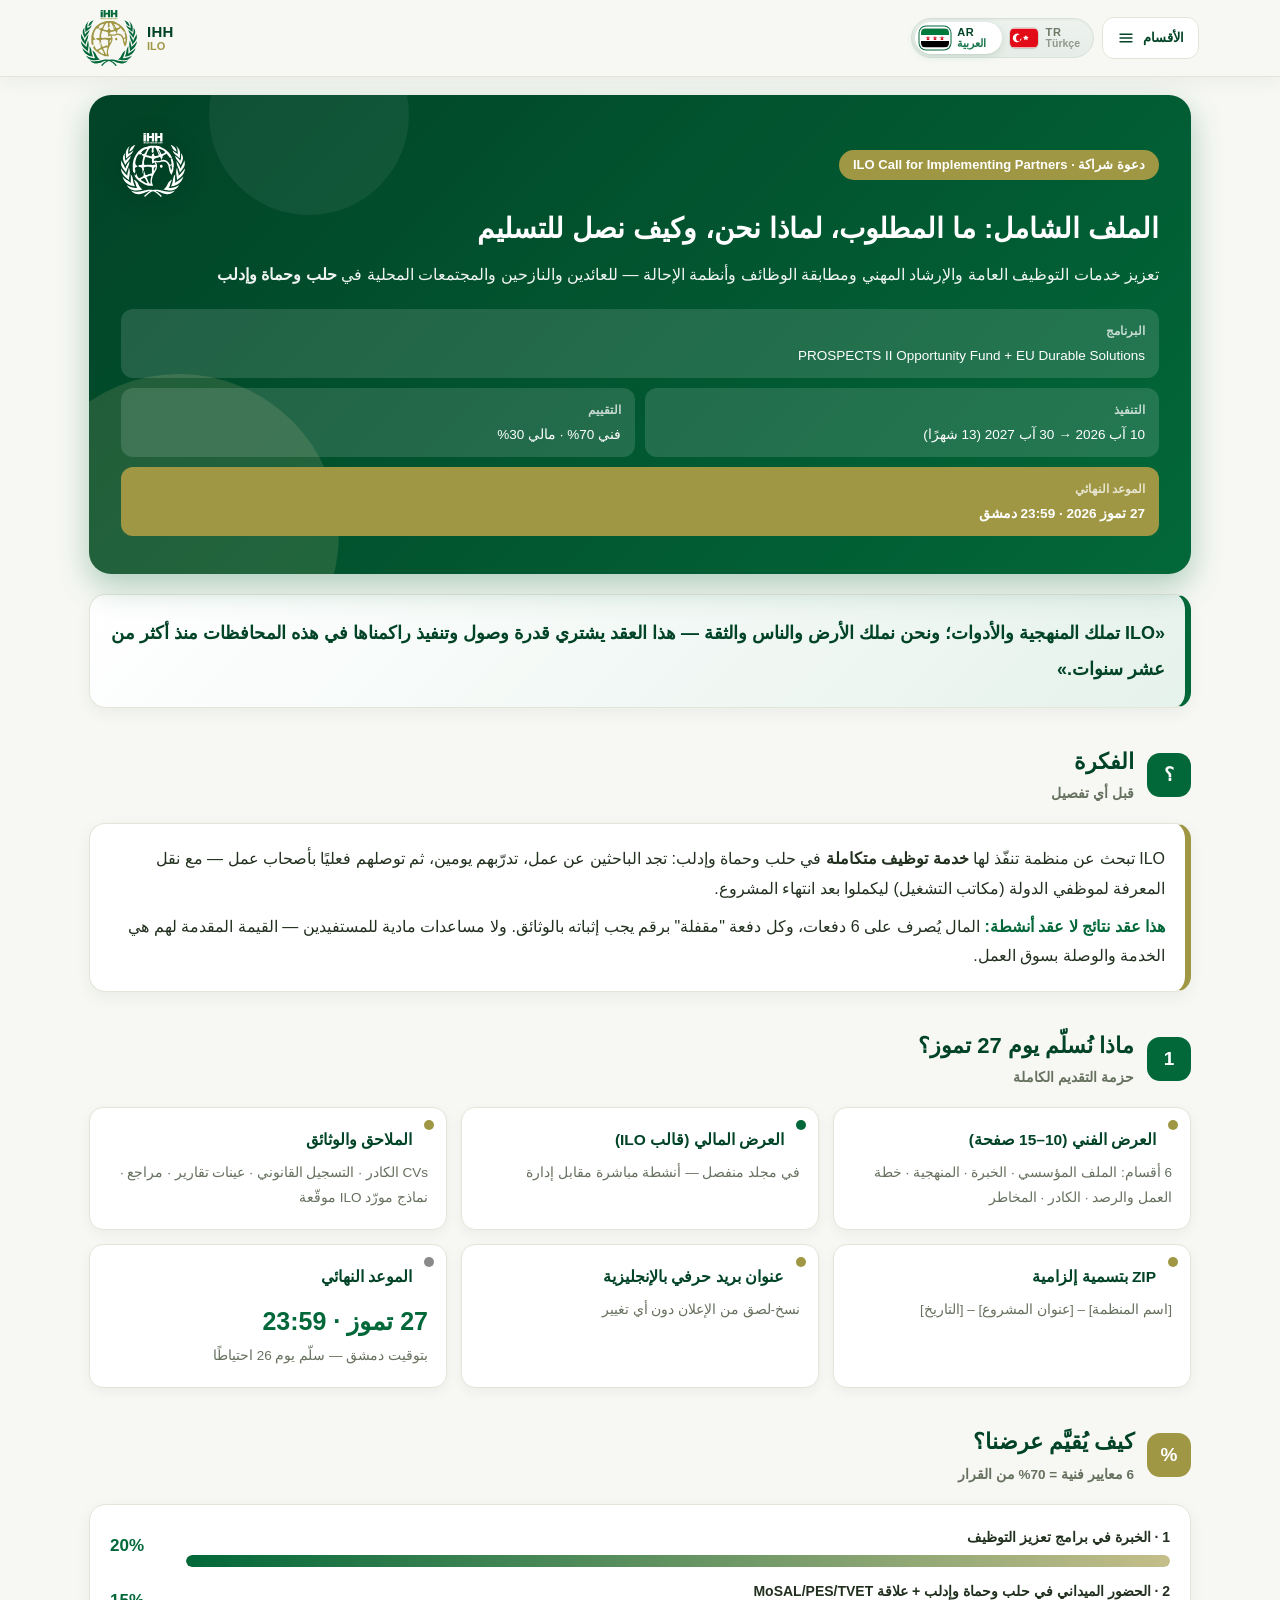
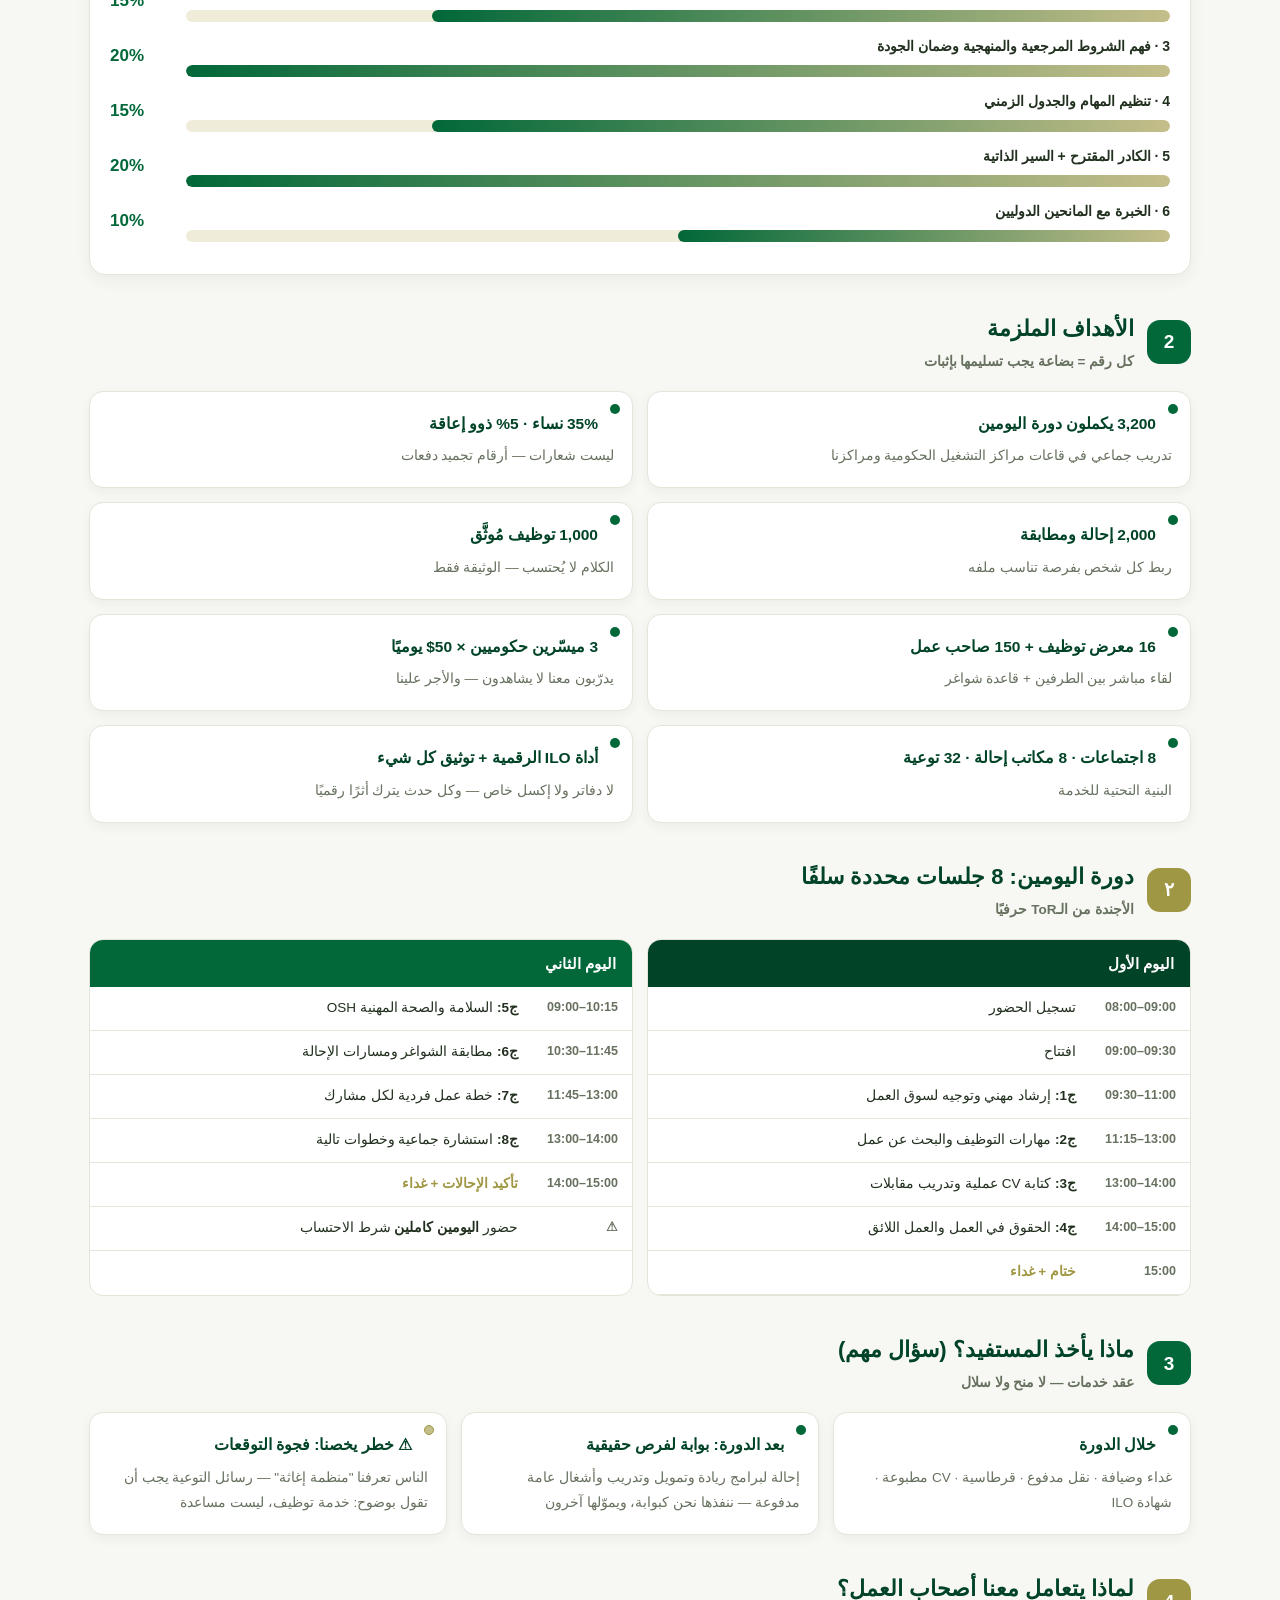
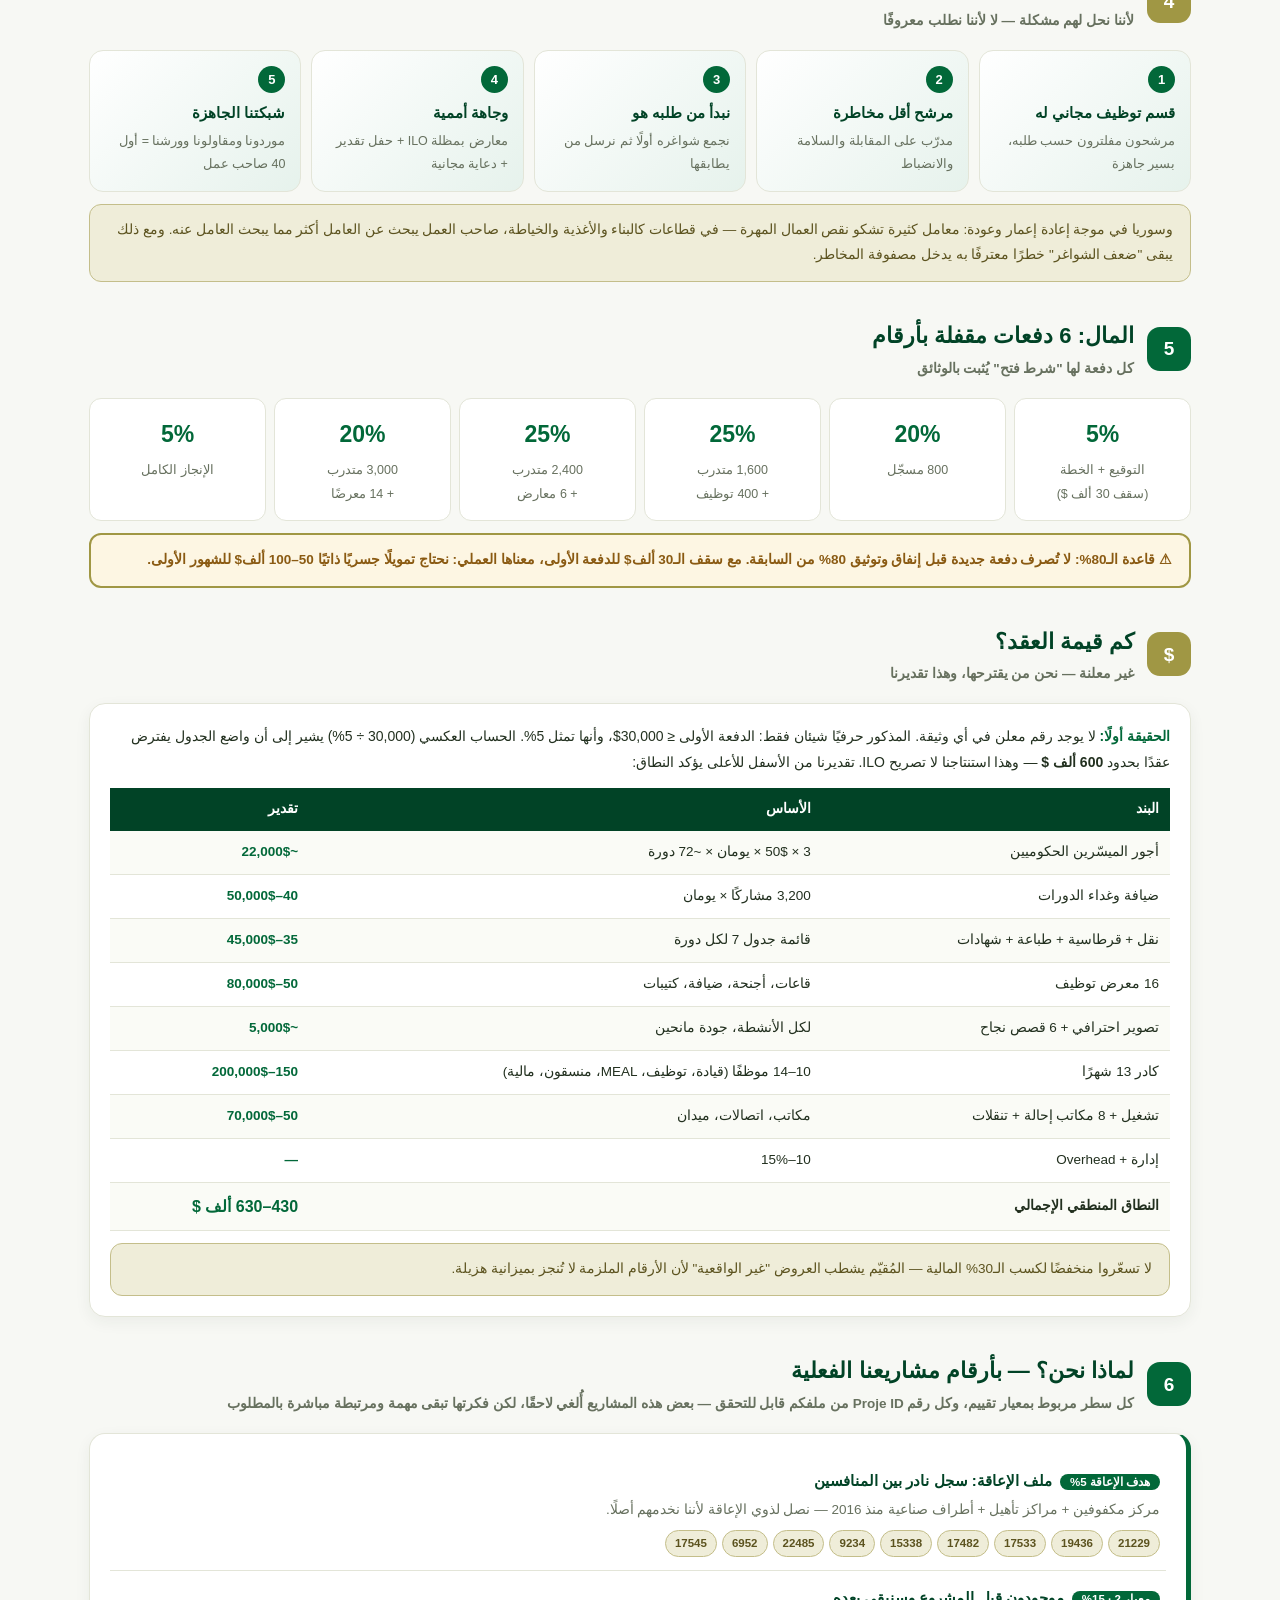
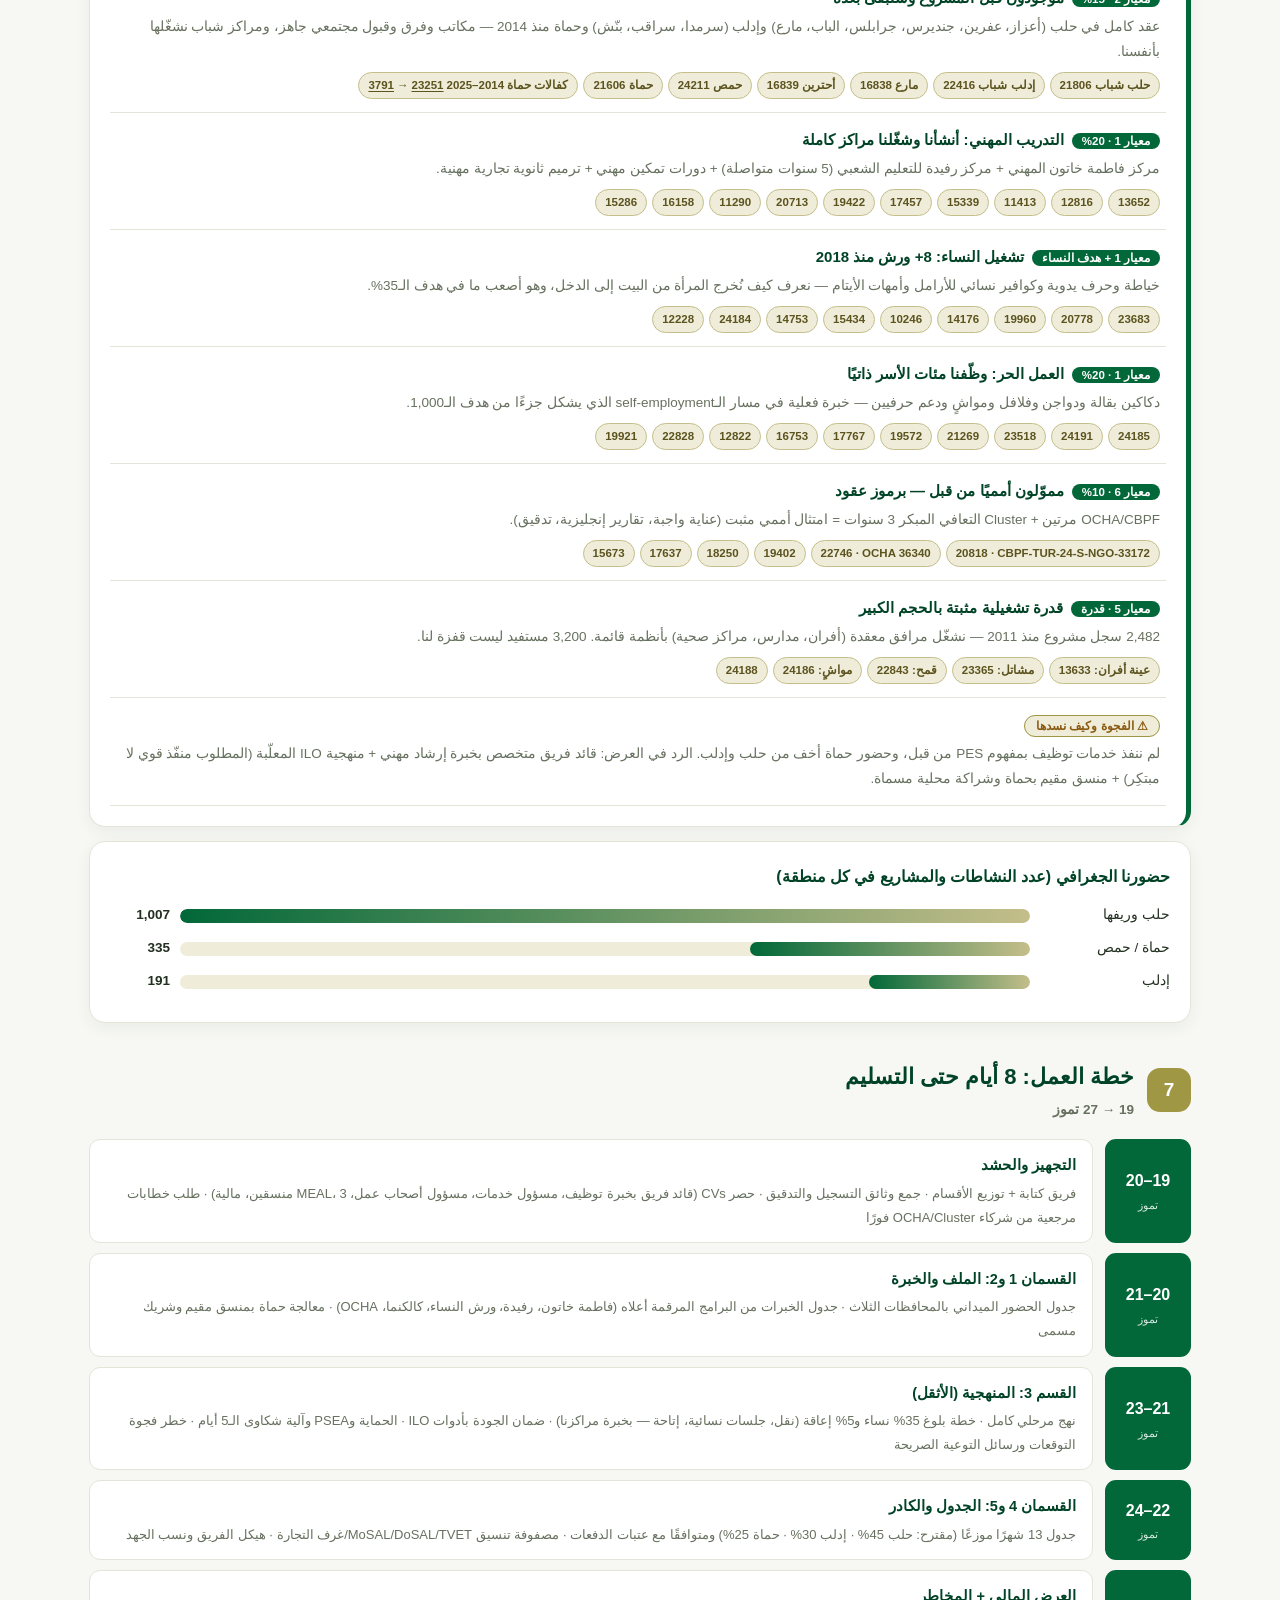
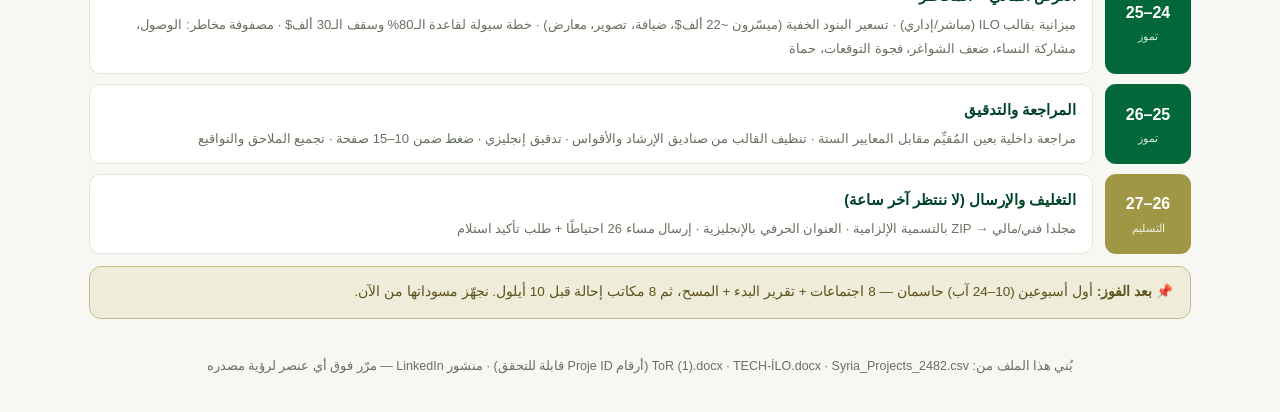
<file: index.html>
<!DOCTYPE html>
<html lang="ar" dir="rtl">
<head>
<meta charset="UTF-8">
<meta name="viewport" content="width=device-width, initial-scale=1.0">
<title>ILO – الملف الشامل: المطلوب، لماذا نحن، وخطة العمل</title>

<!-- Link-preview metadata stays Turkish for social crawlers (do not rely on JS). -->
<meta name="description" content="IHH — ILO uygulama ortağı çağrısı: Halep, Hama ve İdlib'de kamu istihdam hizmetleri, kariyer rehberliği, iş eşleştirme ve yönlendirme sistemlerinin güçlendirilmesi. PROSPECTS II Opportunity Fund + EU Durable Solutions.">
<meta name="author" content="IHH">
<meta name="theme-color" content="#014326">
<link rel="canonical" href="https://alhasann.github.io/ihh/">
<link rel="icon" href="Circle_tr.svg" type="image/svg+xml">
<link rel="apple-touch-icon" href="meta.png?v=20260720a">

<meta property="og:type" content="website">
<meta property="og:site_name" content="IHH">
<meta property="og:locale" content="tr_TR">
<meta property="og:url" content="https://alhasann.github.io/ihh/">
<meta property="og:title" content="IHH · ILO Ortaklık Dosyası — İstihdam Hizmetleri">
<meta property="og:description" content="Halep, Hama ve İdlib'de geri dönenler, yerinden edilmişler ve yerel topluluklar için kamu istihdam hizmetleri, kariyer rehberliği, iş eşleştirme ve yönlendirme. Uygulama: 10 Ağustos 2026 – 30 Ağustos 2027.">
<!-- Cache-bust query forces Telegram/WhatsApp to refetch a new preview image -->
<meta property="og:image" content="https://alhasann.github.io/ihh/meta.png?v=20260720a">
<meta property="og:image:secure_url" content="https://alhasann.github.io/ihh/meta.png?v=20260720a">
<meta property="og:image:type" content="image/png">
<meta property="og:image:width" content="1024">
<meta property="og:image:height" content="344">
<meta property="og:image:alt" content="IHH — İnsani Yardım Vakfı">

<meta name="twitter:card" content="summary_large_image">
<meta name="twitter:title" content="IHH · ILO Ortaklık Dosyası — İstihdam Hizmetleri">
<meta name="twitter:description" content="Halep, Hama ve İdlib'de kamu istihdam hizmetleri, kariyer rehberliği, iş eşleştirme ve yönlendirme sistemlerinin güçlendirilmesi.">
<meta name="twitter:image" content="https://alhasann.github.io/ihh/meta.png?v=20260720a">
<meta name="twitter:image:alt" content="IHH — İnsani Yardım Vakfı">

<link rel="stylesheet" href="css/style.css">
</head>
<body>
<nav class="site-nav" id="site-nav" dir="ltr" data-i18n-aria="nav.aria" aria-label="التنقل بين الأقسام">
  <div class="site-nav-inner" dir="ltr">
    <a href="#top" class="nav-brand">
      <img src="Circle_tr.svg" width="56" height="56" alt="IHH" class="nav-logo">
      <span class="nav-brand-text"><b>IHH</b><small>ILO</small></span>
    </a>

    <div class="nav-tools">
      <div class="lang-switch" data-lang-switch role="group" aria-label="اختيار اللغة">
        <button type="button" class="lang-btn active" data-lang="ar" aria-pressed="true" title="العربية">
          <span class="lang-flag-wrap" aria-hidden="true">
            <img class="lang-flag" src="flags/sy.svg?v=4" width="34" height="24" alt="">
          </span>
          <span class="lang-meta">
            <span class="lang-code">AR</span>
            <span class="lang-label" data-i18n="lang.ar">العربية</span>
          </span>
        </button>
        <button type="button" class="lang-btn" data-lang="tr" aria-pressed="false" title="Türkçe">
          <span class="lang-flag-wrap" aria-hidden="true">
            <img class="lang-flag" src="flags/tr.svg?v=4" width="34" height="24" alt="">
          </span>
          <span class="lang-meta">
            <span class="lang-code">TR</span>
            <span class="lang-label" data-i18n="lang.tr">Türkçe</span>
          </span>
        </button>
      </div>

      <button type="button" class="nav-toggle" id="nav-toggle" aria-expanded="false" aria-controls="nav-panel" data-i18n-aria="nav.sections" aria-label="الأقسام">
        <svg class="nav-toggle-ico" width="18" height="18" viewBox="0 0 24 24" fill="none" stroke="currentColor" stroke-width="1.75" stroke-linecap="round" aria-hidden="true"><path d="M4 7h16M4 12h16M4 17h16"/></svg>
        <span class="nav-toggle-label" data-i18n="nav.sections">الأقسام</span>
      </button>
    </div>

    <div class="nav-panel" id="nav-panel">
      <div class="nav-panel-head">
        <span data-i18n="nav.sections">الأقسام</span>
      </div>
      <div class="nav-links" role="navigation">
        <a class="nav-link" href="#idea"><span class="nav-ico" aria-hidden="true"><svg width="18" height="18" viewBox="0 0 24 24" fill="none" stroke="currentColor" stroke-width="1.75" stroke-linecap="round" stroke-linejoin="round"><path d="M9 18h6M10 21h4"/><path d="M8.5 14.5A5.5 5.5 0 1 1 15.5 8 4.5 4.5 0 0 0 12 4a5.5 5.5 0 0 0-3.5 10.5V14.5z"/></svg></span><span data-i18n="nav.idea">الفكرة</span></a>
        <a class="nav-link" href="#submit"><span class="nav-ico" aria-hidden="true"><svg width="18" height="18" viewBox="0 0 24 24" fill="none" stroke="currentColor" stroke-width="1.75" stroke-linecap="round" stroke-linejoin="round"><path d="M22 2 11 13"/><path d="M22 2l-7 20-4-9-9-4 20-7z"/></svg></span><span data-i18n="nav.submit">التسليم</span></a>
        <a class="nav-link" href="#eval"><span class="nav-ico" aria-hidden="true"><svg width="18" height="18" viewBox="0 0 24 24" fill="none" stroke="currentColor" stroke-width="1.75" stroke-linecap="round" stroke-linejoin="round"><path d="M4 20V10M10 20V4M16 20v-7M22 20V8"/></svg></span><span data-i18n="nav.eval">التقييم</span></a>
        <a class="nav-link" href="#targets"><span class="nav-ico" aria-hidden="true"><svg width="18" height="18" viewBox="0 0 24 24" fill="none" stroke="currentColor" stroke-width="1.75" stroke-linecap="round" stroke-linejoin="round"><path d="M12 3v3M12 18v3M3 12h3M18 12h3"/><path d="M12 8a4 4 0 1 1 0 8 4 4 0 0 1 0-8z"/><path d="M12 11v2h2"/></svg></span><span data-i18n="nav.targets">الأهداف</span></a>
        <a class="nav-link" href="#agenda"><span class="nav-ico" aria-hidden="true"><svg width="18" height="18" viewBox="0 0 24 24" fill="none" stroke="currentColor" stroke-width="1.75" stroke-linecap="round" stroke-linejoin="round"><path d="M7 3v3M17 3v3M4 8h16"/><path d="M5 5h14a1 1 0 0 1 1 1v14a1 1 0 0 1-1 1H5a1 1 0 0 1-1-1V6a1 1 0 0 1 1-1z"/></svg></span><span data-i18n="nav.agenda">الدورة</span></a>
        <a class="nav-link" href="#benefit"><span class="nav-ico" aria-hidden="true"><svg width="18" height="18" viewBox="0 0 24 24" fill="none" stroke="currentColor" stroke-width="1.75" stroke-linecap="round" stroke-linejoin="round"><path d="M20 21a8 8 0 0 0-16 0"/><path d="M12 13a4 4 0 1 0 0-8 4 4 0 0 0 0 8z"/></svg></span><span data-i18n="nav.benefit">المستفيد</span></a>
        <a class="nav-link" href="#employers"><span class="nav-ico" aria-hidden="true"><svg width="18" height="18" viewBox="0 0 24 24" fill="none" stroke="currentColor" stroke-width="1.75" stroke-linecap="round" stroke-linejoin="round"><path d="M3 21h18M6 21V8l6-4 6 4v13M10 21v-5h4v5"/></svg></span><span data-i18n="nav.employers">أصحاب العمل</span></a>
        <a class="nav-link" href="#payments"><span class="nav-ico" aria-hidden="true"><svg width="18" height="18" viewBox="0 0 24 24" fill="none" stroke="currentColor" stroke-width="1.75" stroke-linecap="round" stroke-linejoin="round"><path d="M3 7h18v10H3z"/><path d="M3 10h18M7 15h3"/></svg></span><span data-i18n="nav.payments">الدفعات</span></a>
        <a class="nav-link" href="#budget"><span class="nav-ico" aria-hidden="true"><svg width="18" height="18" viewBox="0 0 24 24" fill="none" stroke="currentColor" stroke-width="1.75" stroke-linecap="round" stroke-linejoin="round"><path d="M12 2v20"/><path d="M17 6.5c0-1.9-2.2-3.5-5-3.5S7 4.6 7 6.5 9.2 10 12 10s5 1.6 5 3.5-2.2 3.5-5 3.5-5-1.6-5-3.5"/></svg></span><span data-i18n="nav.budget">القيمة</span></a>
        <a class="nav-link" href="#why"><span class="nav-ico" aria-hidden="true"><svg width="18" height="18" viewBox="0 0 24 24" fill="none" stroke="currentColor" stroke-width="1.75" stroke-linecap="round" stroke-linejoin="round"><path d="m12 3 2.2 5.4L20 9.2l-4.4 3.7L16.8 19 12 15.8 7.2 19l1.2-6.1L4 9.2l5.8-.8L12 3z"/></svg></span><span data-i18n="nav.why">لماذا نحن</span></a>
        <a class="nav-link" href="#plan"><span class="nav-ico" aria-hidden="true"><svg width="18" height="18" viewBox="0 0 24 24" fill="none" stroke="currentColor" stroke-width="1.75" stroke-linecap="round" stroke-linejoin="round"><path d="M9 11.5 11 13.5 16 8.5"/><path d="M5 4h11a1 1 0 0 1 1 1v14a1 1 0 0 1-1 1H5a1 1 0 0 1-1-1V5a1 1 0 0 1 1-1z"/></svg></span><span data-i18n="nav.plan">الخطة</span></a>
      </div>
    </div>
  </div>
</nav>

<div class="wrap" id="top">

  <header class="hero">
    <div class="hero-top">
      <span class="badge" data-i18n="hero.badge">دعوة شراكة · ILO Call for Implementing Partners</span>
      <img class="hero-logo" src="Circle_tr.svg" width="64" height="64" alt="IHH">
    </div>
    <h1 data-i18n="hero.h1">الملف الشامل: ما المطلوب، لماذا نحن، وكيف نصل للتسليم</h1>
    <p data-i18n-html="hero.lead">تعزيز خدمات التوظيف العامة والإرشاد المهني ومطابقة الوظائف وأنظمة الإحالة — للعائدين والنازحين والمجتمعات المحلية في <b>حلب وحماة وإدلب</b></p>
    <div class="metarow">
      <div class="chip chip-program"><b data-i18n="chip.program.label">البرنامج</b><span data-i18n="chip.program.value">PROSPECTS II Opportunity Fund + EU Durable Solutions</span></div>
      <div class="chip"><b data-i18n="chip.impl.label">التنفيذ</b><span data-i18n="chip.impl.value">10 آب 2026 → 30 آب 2027 (13 شهرًا)</span></div>
      <div class="chip"><b data-i18n="chip.eval.label">التقييم</b><span data-i18n="chip.eval.value">فني 70% · مالي 30%</span></div>
      <div class="chip dl chip-deadline"><b data-i18n="chip.deadline.label">الموعد النهائي</b><span data-i18n="chip.deadline.value">27 تموز 2026 · 23:59 دمشق</span></div>
    </div>
  </header>

  <div class="card quote-card">
    <p style="font-size:18px;font-weight:800;color:var(--pd);line-height:2" data-i18n="quote">«ILO تملك المنهجية والأدوات؛ ونحن نملك الأرض والناس والثقة — هذا العقد يشتري قدرة وصول وتنفيذ راكمناها في هذه المحافظات منذ أكثر من عشر سنوات.»</p>
  </div>

  <section id="idea">
    <div class="sec-head"><div class="sec-num">؟</div><div><h2 data-i18n="s1.h2">الفكرة</h2><span data-i18n="s1.sub">قبل أي تفصيل</span></div></div>
    <div class="card" style="border-inline-start:6px solid var(--g)">
      <p data-i18n-html="s1.p1">ILO تبحث عن منظمة تنفّذ لها <b>خدمة توظيف متكاملة</b> في حلب وحماة وإدلب: تجد الباحثين عن عمل، تدرّبهم يومين، ثم توصلهم فعليًا بأصحاب عمل — مع نقل المعرفة لموظفي الدولة (مكاتب التشغيل) ليكملوا بعد انتهاء المشروع.</p>
      <p style="margin-top:8px" data-i18n-html="s1.p2"><b style="color:var(--p)">هذا عقد نتائج لا عقد أنشطة:</b> المال يُصرف على 6 دفعات، وكل دفعة "مقفلة" برقم يجب إثباته بالوثائق. ولا مساعدات مادية للمستفيدين — القيمة المقدمة لهم هي الخدمة والوصلة بسوق العمل.</p>
    </div>
  </section>

  <section id="submit">
    <div class="sec-head"><div class="sec-num">1</div><div><h2 data-i18n="s2.h2">ماذا نُسلّم يوم 27 تموز؟</h2><span data-i18n="s2.sub">حزمة التقديم الكاملة</span></div></div>
    <div class="grid g3">
      <div class="item f-tpl" data-i18n-tip="s2.i1.tip"><span class="src-dot"></span><h3 data-i18n="s2.i1.h">العرض الفني (10–15 صفحة)</h3><p data-i18n="s2.i1.p">6 أقسام: الملف المؤسسي · الخبرة · المنهجية · خطة العمل والرصد · الكادر · المخاطر</p></div>
      <div class="item f-tor" data-i18n-tip="s2.i2.tip"><span class="src-dot"></span><h3 data-i18n="s2.i2.h">العرض المالي (قالب ILO)</h3><p data-i18n="s2.i2.p">في مجلد منفصل — أنشطة مباشرة مقابل إدارة</p></div>
      <div class="item f-tpl" data-i18n-tip="s2.i3.tip"><span class="src-dot"></span><h3 data-i18n="s2.i3.h">الملاحق والوثائق</h3><p data-i18n="s2.i3.p">CVs الكادر · التسجيل القانوني · عينات تقارير · مراجع · نماذج مورّد ILO موقّعة</p></div>
      <div class="item f-tpl" data-i18n-tip="s2.i4.tip"><span class="src-dot"></span><h3 data-i18n="s2.i4.h">ZIP بتسمية إلزامية</h3><p data-i18n="s2.i4.p">[اسم المنظمة] – [عنوان المشروع] – [التاريخ]</p></div>
      <div class="item f-tpl" data-i18n-tip="s2.i5.tip"><span class="src-dot"></span><h3 data-i18n="s2.i5.h">عنوان بريد حرفي بالإنجليزية</h3><p data-i18n="s2.i5.p">نسخ-لصق من الإعلان دون أي تغيير</p></div>
      <div class="item f-li" data-i18n-tip="s2.i6.tip"><span class="src-dot"></span><h3 data-i18n="s2.i6.h">الموعد النهائي</h3><p class="big" data-i18n="s2.i6.big">27 تموز · 23:59</p><p data-i18n="s2.i6.p">بتوقيت دمشق — سلّم يوم 26 احتياطًا</p></div>
    </div>
  </section>

  <section id="eval">
    <div class="sec-head"><div class="sec-num" style="background:var(--g)">%</div><div><h2 data-i18n="s3.h2">كيف يُقيَّم عرضنا؟</h2><span data-i18n="s3.sub">6 معايير فنية = 70% من القرار</span></div></div>
    <div class="card">
      <div class="ev-row" data-i18n-tip="s3.e1.tip"><div><div class="ev-name" data-i18n="s3.e1">1 · الخبرة في برامج تعزيز التوظيف</div><div class="ev-bar"><div class="ev-fill" style="width:100%"></div></div></div><div class="ev-pct">20%</div></div>
      <div class="ev-row" data-i18n-tip="s3.e2.tip"><div><div class="ev-name" data-i18n="s3.e2">2 · الحضور الميداني في حلب وحماة وإدلب + علاقة MoSAL/PES/TVET</div><div class="ev-bar"><div class="ev-fill" style="width:75%"></div></div></div><div class="ev-pct">15%</div></div>
      <div class="ev-row" data-i18n-tip="s3.e3.tip"><div><div class="ev-name" data-i18n="s3.e3">3 · فهم الشروط المرجعية والمنهجية وضمان الجودة</div><div class="ev-bar"><div class="ev-fill" style="width:100%"></div></div></div><div class="ev-pct">20%</div></div>
      <div class="ev-row" data-i18n-tip="s3.e4.tip"><div><div class="ev-name" data-i18n="s3.e4">4 · تنظيم المهام والجدول الزمني</div><div class="ev-bar"><div class="ev-fill" style="width:75%"></div></div></div><div class="ev-pct">15%</div></div>
      <div class="ev-row" data-i18n-tip="s3.e5.tip"><div><div class="ev-name" data-i18n="s3.e5">5 · الكادر المقترح + السير الذاتية</div><div class="ev-bar"><div class="ev-fill" style="width:100%"></div></div></div><div class="ev-pct">20%</div></div>
      <div class="ev-row" data-i18n-tip="s3.e6.tip"><div><div class="ev-name" data-i18n="s3.e6">6 · الخبرة مع المانحين الدوليين</div><div class="ev-bar"><div class="ev-fill" style="width:50%"></div></div></div><div class="ev-pct">10%</div></div>
    </div>
  </section>

  <section id="targets">
    <div class="sec-head"><div class="sec-num">2</div><div><h2 data-i18n="s4.h2">الأهداف الملزمة</h2><span data-i18n="s4.sub">كل رقم = بضاعة يجب تسليمها بإثبات</span></div></div>
    <div class="grid g2">
      <div class="item f-tor" data-i18n-tip="s4.t1.tip"><span class="src-dot"></span><h3 data-i18n="s4.t1.h">3,200 يكملون دورة اليومين</h3><p data-i18n="s4.t1.p">تدريب جماعي في قاعات مراكز التشغيل الحكومية ومراكزنا</p></div>
      <div class="item f-tor c-g" data-i18n-tip="s4.t2.tip"><span class="src-dot"></span><h3 data-i18n="s4.t2.h">35% نساء · 5% ذوو إعاقة</h3><p data-i18n="s4.t2.p">ليست شعارات — أرقام تجميد دفعات</p></div>
      <div class="item f-tor" data-i18n-tip="s4.t3.tip"><span class="src-dot"></span><h3 data-i18n="s4.t3.h">2,000 إحالة ومطابقة</h3><p data-i18n="s4.t3.p">ربط كل شخص بفرصة تناسب ملفه</p></div>
      <div class="item f-tor" data-i18n-tip="s4.t4.tip"><span class="src-dot"></span><h3 data-i18n="s4.t4.h">1,000 توظيف مُوثَّق</h3><p data-i18n="s4.t4.p">الكلام لا يُحتسب — الوثيقة فقط</p></div>
      <div class="item f-tor" data-i18n-tip="s4.t5.tip"><span class="src-dot"></span><h3 data-i18n="s4.t5.h">16 معرض توظيف + 150 صاحب عمل</h3><p data-i18n="s4.t5.p">لقاء مباشر بين الطرفين + قاعدة شواغر</p></div>
      <div class="item f-tor" data-i18n-tip="s4.t6.tip"><span class="src-dot"></span><h3 data-i18n="s4.t6.h">3 ميسّرين حكوميين × 50$ يوميًا</h3><p data-i18n="s4.t6.p">يدرّبون معنا لا يشاهدون — والأجر علينا</p></div>
      <div class="item f-tor" data-i18n-tip="s4.t7.tip"><span class="src-dot"></span><h3 data-i18n="s4.t7.h">8 اجتماعات · 8 مكاتب إحالة · 32 توعية</h3><p data-i18n="s4.t7.p">البنية التحتية للخدمة</p></div>
      <div class="item f-tor" data-i18n-tip="s4.t8.tip"><span class="src-dot"></span><h3 data-i18n="s4.t8.h">أداة ILO الرقمية + توثيق كل شيء</h3><p data-i18n="s4.t8.p">لا دفاتر ولا إكسل خاص — وكل حدث يترك أثرًا رقميًا</p></div>
    </div>
  </section>

  <section id="agenda">
    <div class="sec-head"><div class="sec-num" style="background:var(--g)">٢</div><div><h2 data-i18n="s5.h2">دورة اليومين: 8 جلسات محددة سلفًا</h2><span data-i18n="s5.sub">الأجندة من الـToR حرفيًا</span></div></div>
    <div class="grid g2">
      <div class="day">
        <div class="day-h" data-i18n="s5.d1">اليوم الأول</div>
        <div class="sess" data-i18n-tip="s5.tip1"><span class="t">08:00–09:00</span><span data-i18n="s5.s1">تسجيل الحضور</span></div>
        <div class="sess" data-i18n-tip="s5.tip2"><span class="t">09:00–09:30</span><span data-i18n="s5.s2">افتتاح</span></div>
        <div class="sess" data-i18n-tip="s5.tip3"><span class="t">09:30–11:00</span><span data-i18n-html="s5.s3"><b>ج1:</b> إرشاد مهني وتوجيه لسوق العمل</span></div>
        <div class="sess" data-i18n-tip="s5.tip4"><span class="t">11:15–13:00</span><span data-i18n-html="s5.s4"><b>ج2:</b> مهارات التوظيف والبحث عن عمل</span></div>
        <div class="sess" data-i18n-tip="s5.tip5"><span class="t">13:00–14:00</span><span data-i18n-html="s5.s5"><b>ج3:</b> كتابة CV عملية وتدريب مقابلات</span></div>
        <div class="sess" data-i18n-tip="s5.tip6"><span class="t">14:00–15:00</span><span data-i18n-html="s5.s6"><b>ج4:</b> الحقوق في العمل والعمل اللائق</span></div>
        <div class="sess" data-i18n-tip="s5.tip7"><span class="t">15:00</span><span class="brk" data-i18n="s5.s7">ختام + غداء</span></div>
      </div>
      <div class="day">
        <div class="day-h alt" data-i18n="s5.d2">اليوم الثاني</div>
        <div class="sess" data-i18n-tip="s5.tip8"><span class="t">09:00–10:15</span><span data-i18n-html="s5.s8"><b>ج5:</b> السلامة والصحة المهنية OSH</span></div>
        <div class="sess" data-i18n-tip="s5.tip9"><span class="t">10:30–11:45</span><span data-i18n-html="s5.s9"><b>ج6:</b> مطابقة الشواغر ومسارات الإحالة</span></div>
        <div class="sess" data-i18n-tip="s5.tip10"><span class="t">11:45–13:00</span><span data-i18n-html="s5.s10"><b>ج7:</b> خطة عمل فردية لكل مشارك</span></div>
        <div class="sess" data-i18n-tip="s5.tip11"><span class="t">13:00–14:00</span><span data-i18n-html="s5.s11"><b>ج8:</b> استشارة جماعية وخطوات تالية</span></div>
        <div class="sess" data-i18n-tip="s5.tip12"><span class="t">14:00–15:00</span><span class="brk" data-i18n="s5.s12">تأكيد الإحالات + غداء</span></div>
        <div class="sess" data-i18n-tip="s5.tip13"><span class="t">⚠</span><span data-i18n-html="s5.s13">حضور <b>اليومين كاملين</b> شرط الاحتساب</span></div>
      </div>
    </div>
  </section>

  <section id="benefit">
    <div class="sec-head"><div class="sec-num">3</div><div><h2 data-i18n="s6.h2">ماذا يأخذ المستفيد؟ (سؤال مهم)</h2><span data-i18n="s6.sub">عقد خدمات — لا منح ولا سلال</span></div></div>
    <div class="grid g3">
      <div class="item f-tor" data-i18n-tip="s6.i1.tip"><span class="src-dot"></span><h3 data-i18n="s6.i1.h">خلال الدورة</h3><p data-i18n="s6.i1.p">غداء وضيافة · نقل مدفوع · قرطاسية · CV مطبوعة · شهادة ILO</p></div>
      <div class="item f-tor" data-i18n-tip="s6.i2.tip"><span class="src-dot"></span><h3 data-i18n="s6.i2.h">بعد الدورة: بوابة لفرص حقيقية</h3><p data-i18n="s6.i2.p">إحالة لبرامج ريادة وتمويل وتدريب وأشغال عامة مدفوعة — ننفذها نحن كبوابة، ويموّلها آخرون</p></div>
      <div class="item f-csv" data-i18n-tip="s6.i3.tip"><span class="src-dot"></span><h3 data-i18n="s6.i3.h">⚠ خطر يخصنا: فجوة التوقعات</h3><p data-i18n="s6.i3.p">الناس تعرفنا "منظمة إغاثة" — رسائل التوعية يجب أن تقول بوضوح: خدمة توظيف، ليست مساعدة</p></div>
    </div>
  </section>

  <section id="employers">
    <div class="sec-head"><div class="sec-num" style="background:var(--g)">4</div><div><h2 data-i18n="s7.h2">لماذا يتعامل معنا أصحاب العمل؟</h2><span data-i18n="s7.sub">لأننا نحل لهم مشكلة — لا لأننا نطلب معروفًا</span></div></div>
    <div class="flow">
      <div class="flow-step" data-i18n-tip="s7.f1.tip"><div class="n">1</div><h4 data-i18n="s7.f1.h">قسم توظيف مجاني له</h4><p data-i18n="s7.f1.p">مرشحون مفلترون حسب طلبه، بسير جاهزة</p></div>
      <div class="flow-step" data-i18n-tip="s7.f2.tip"><div class="n">2</div><h4 data-i18n="s7.f2.h">مرشح أقل مخاطرة</h4><p data-i18n="s7.f2.p">مدرّب على المقابلة والسلامة والانضباط</p></div>
      <div class="flow-step" data-i18n-tip="s7.f3.tip"><div class="n">3</div><h4 data-i18n="s7.f3.h">نبدأ من طلبه هو</h4><p data-i18n="s7.f3.p">نجمع شواغره أولًا ثم نرسل من يطابقها</p></div>
      <div class="flow-step" data-i18n-tip="s7.f4.tip"><div class="n">4</div><h4 data-i18n="s7.f4.h">وجاهة أممية</h4><p data-i18n="s7.f4.p">معارض بمظلة ILO + حفل تقدير + دعاية مجانية</p></div>
      <div class="flow-step" data-i18n-tip="s7.f5.tip"><div class="n">5</div><h4 data-i18n="s7.f5.h">شبكتنا الجاهزة</h4><p data-i18n="s7.f5.p">موردونا ومقاولونا وورشنا = أول 40 صاحب عمل</p></div>
    </div>
    <div class="note" data-i18n="s7.note">وسوريا في موجة إعادة إعمار وعودة…</div>
  </section>

  <section id="payments">
    <div class="sec-head"><div class="sec-num">5</div><div><h2 data-i18n="s8.h2">المال: 6 دفعات مقفلة بأرقام</h2><span data-i18n="s8.sub">كل دفعة لها "شرط فتح" يُثبت بالوثائق</span></div></div>
    <div class="pay">
      <div class="pay-step" data-i18n-tip="s8.p1.tip"><div class="pct">5%</div><div class="nm" data-i18n-html="s8.p1">التوقيع + الخطة<br>(سقف 30 ألف $)</div></div>
      <div class="pay-step" data-i18n-tip="s8.p2.tip"><div class="pct">20%</div><div class="nm" data-i18n="s8.p2">800 مسجّل</div></div>
      <div class="pay-step" data-i18n-tip="s8.p3.tip"><div class="pct">25%</div><div class="nm" data-i18n-html="s8.p3">1,600 متدرب<br>+ 400 توظيف</div></div>
      <div class="pay-step" data-i18n-tip="s8.p4.tip"><div class="pct">25%</div><div class="nm" data-i18n-html="s8.p4">2,400 متدرب<br>+ 6 معارض</div></div>
      <div class="pay-step" data-i18n-tip="s8.p5.tip"><div class="pct">20%</div><div class="nm" data-i18n-html="s8.p5">3,000 متدرب<br>+ 14 معرضًا</div></div>
      <div class="pay-step" data-i18n-tip="s8.p6.tip"><div class="pct">5%</div><div class="nm" data-i18n="s8.p6">الإنجاز الكامل</div></div>
    </div>
    <div class="alert" data-i18n-tip="s8.alert.tip" style="cursor:help" data-i18n-html="s8.alert">⚠ قاعدة الـ80%…</div>
  </section>

  <section id="budget">
    <div class="sec-head"><div class="sec-num" style="background:var(--g)">$</div><div><h2 data-i18n="s9.h2">كم قيمة العقد؟</h2><span data-i18n="s9.sub">غير معلنة — نحن من يقترحها، وهذا تقديرنا</span></div></div>
    <div class="card">
      <p style="font-size:14px;margin-bottom:12px" data-i18n-html="s9.intro"><b style="color:var(--p)">الحقيقة أولًا:</b> …</p>
      <table>
        <tr><th data-i18n="s9.th1">البند</th><th data-i18n="s9.th2">الأساس</th><th data-i18n="s9.th3">تقدير</th></tr>
        <tr><td data-i18n="s9.r1.a">أجور الميسّرين الحكوميين</td><td data-i18n="s9.r1.b">3 × 50$ × يومان × ~72 دورة</td><td class="n">~22,000$</td></tr>
        <tr><td data-i18n="s9.r2.a">ضيافة وغداء الدورات</td><td data-i18n="s9.r2.b">3,200 مشاركًا × يومان</td><td class="n">40–50,000$</td></tr>
        <tr><td data-i18n="s9.r3.a">نقل + قرطاسية + طباعة + شهادات</td><td data-i18n="s9.r3.b">قائمة جدول 7 لكل دورة</td><td class="n">35–45,000$</td></tr>
        <tr><td data-i18n="s9.r4.a">16 معرض توظيف</td><td data-i18n="s9.r4.b">قاعات، أجنحة، ضيافة، كتيبات</td><td class="n">50–80,000$</td></tr>
        <tr><td data-i18n="s9.r5.a">تصوير احترافي + 6 قصص نجاح</td><td data-i18n="s9.r5.b">لكل الأنشطة، جودة مانحين</td><td class="n">~5,000$</td></tr>
        <tr><td data-i18n="s9.r6.a">كادر 13 شهرًا</td><td data-i18n="s9.r6.b">10–14 موظفًا (قيادة، توظيف، MEAL، منسقون، مالية)</td><td class="n">150–200,000$</td></tr>
        <tr><td data-i18n="s9.r7.a">تشغيل + 8 مكاتب إحالة + تنقلات</td><td data-i18n="s9.r7.b">مكاتب، اتصالات، ميدان</td><td class="n">50–70,000$</td></tr>
        <tr><td data-i18n="s9.r8.a">إدارة + Overhead</td><td data-i18n="s9.r8.b">10–15%</td><td class="n">—</td></tr>
        <tr><td data-i18n-html="s9.r9.a"><b>النطاق المنطقي الإجمالي</b></td><td></td><td class="n" style="font-size:16px" data-i18n="s9.r9.c">430–630 ألف $</td></tr>
      </table>
      <div class="note" data-i18n="s9.note">لا تسعّروا منخفضًا…</div>
    </div>
  </section>

  <section id="why">
    <div class="sec-head"><div class="sec-num">6</div><div><h2 data-i18n="s10.h2">لماذا نحن؟ — بأرقام مشاريعنا الفعلية</h2><span data-i18n="s10.sub">كل سطر مربوط بمعيار تقييم…</span></div></div>
    <div class="card why">
      <div class="why-line" data-i18n-tip="s10.w1.tip">
        <h4 data-i18n-html="s10.w1.h"><span class="w">هدف الإعاقة 5%</span>ملف الإعاقة: سجل نادر بين المنافسين</h4>
        <p data-i18n="s10.w1.p">مركز مكفوفين + مراكز تأهيل + أطراف صناعية منذ 2016 — نصل لذوي الإعاقة لأننا نخدمهم أصلًا.</p>
        <div class="ids">
          <a class="id" href="https://portal.ihh.org.tr/crea/project/project/detail/21229" target="_blank" rel="noopener noreferrer">21229</a>
          <a class="id" href="https://portal.ihh.org.tr/crea/project/project/detail/19436" target="_blank" rel="noopener noreferrer">19436</a>
          <a class="id" href="https://portal.ihh.org.tr/crea/project/project/detail/17533" target="_blank" rel="noopener noreferrer">17533</a>
          <a class="id" href="https://portal.ihh.org.tr/crea/project/project/detail/17482" target="_blank" rel="noopener noreferrer">17482</a>
          <a class="id" href="https://portal.ihh.org.tr/crea/project/project/detail/15338" target="_blank" rel="noopener noreferrer">15338</a>
          <a class="id" href="https://portal.ihh.org.tr/crea/project/project/detail/9234" target="_blank" rel="noopener noreferrer">9234</a>
          <a class="id" href="https://portal.ihh.org.tr/crea/project/project/detail/22485" target="_blank" rel="noopener noreferrer">22485</a>
          <a class="id" href="https://portal.ihh.org.tr/crea/project/project/detail/6952" target="_blank" rel="noopener noreferrer">6952</a>
          <a class="id" href="https://portal.ihh.org.tr/crea/project/project/detail/17545" target="_blank" rel="noopener noreferrer">17545</a>
        </div>
      </div>
      <div class="why-line" data-i18n-tip="s10.w2.tip">
        <h4 data-i18n-html="s10.w2.h"><span class="w">معيار 2 · 15%</span>موجودون قبل المشروع وسنبقى بعده</h4>
        <p data-i18n="s10.w2.p">عقد كامل في حلب…</p>
        <div class="ids">
          <a class="id" href="https://portal.ihh.org.tr/crea/project/project/detail/21806" target="_blank" rel="noopener noreferrer" data-i18n="s10.w2.id1">21806 حلب شباب</a>
          <a class="id" href="https://portal.ihh.org.tr/crea/project/project/detail/22416" target="_blank" rel="noopener noreferrer" data-i18n="s10.w2.id2">22416 إدلب شباب</a>
          <a class="id" href="https://portal.ihh.org.tr/crea/project/project/detail/16838" target="_blank" rel="noopener noreferrer" data-i18n="s10.w2.id3">16838 مارع</a>
          <a class="id" href="https://portal.ihh.org.tr/crea/project/project/detail/16839" target="_blank" rel="noopener noreferrer" data-i18n="s10.w2.id4">16839 أحترين</a>
          <a class="id" href="https://portal.ihh.org.tr/crea/project/project/detail/24211" target="_blank" rel="noopener noreferrer" data-i18n="s10.w2.id5">24211 حمص</a>
          <a class="id" href="https://portal.ihh.org.tr/crea/project/project/detail/21606" target="_blank" rel="noopener noreferrer" data-i18n="s10.w2.id6">21606 حماة</a>
          <span class="id id-pair"><a href="https://portal.ihh.org.tr/crea/project/project/detail/3791" target="_blank" rel="noopener noreferrer">3791</a><span aria-hidden="true">→</span><a href="https://portal.ihh.org.tr/crea/project/project/detail/23251" target="_blank" rel="noopener noreferrer">23251</a> <span data-i18n="s10.w2.id7">كفالات حماة 2014–2025</span></span>
        </div>
      </div>
      <div class="why-line" data-i18n-tip="s10.w3.tip">
        <h4 data-i18n-html="s10.w3.h"><span class="w">معيار 1 · 20%</span>التدريب المهني: أنشأنا وشغّلنا مراكز كاملة</h4>
        <p data-i18n="s10.w3.p">مركز فاطمة خاتون المهني…</p>
        <div class="ids">
          <a class="id" href="https://portal.ihh.org.tr/crea/project/project/detail/13652" target="_blank" rel="noopener noreferrer">13652</a>
          <a class="id" href="https://portal.ihh.org.tr/crea/project/project/detail/12816" target="_blank" rel="noopener noreferrer">12816</a>
          <a class="id" href="https://portal.ihh.org.tr/crea/project/project/detail/11413" target="_blank" rel="noopener noreferrer">11413</a>
          <a class="id" href="https://portal.ihh.org.tr/crea/project/project/detail/15339" target="_blank" rel="noopener noreferrer">15339</a>
          <a class="id" href="https://portal.ihh.org.tr/crea/project/project/detail/17457" target="_blank" rel="noopener noreferrer">17457</a>
          <a class="id" href="https://portal.ihh.org.tr/crea/project/project/detail/19422" target="_blank" rel="noopener noreferrer">19422</a>
          <a class="id" href="https://portal.ihh.org.tr/crea/project/project/detail/20713" target="_blank" rel="noopener noreferrer">20713</a>
          <a class="id" href="https://portal.ihh.org.tr/crea/project/project/detail/11290" target="_blank" rel="noopener noreferrer">11290</a>
          <a class="id" href="https://portal.ihh.org.tr/crea/project/project/detail/16158" target="_blank" rel="noopener noreferrer">16158</a>
          <a class="id" href="https://portal.ihh.org.tr/crea/project/project/detail/15286" target="_blank" rel="noopener noreferrer">15286</a>
        </div>
      </div>
      <div class="why-line" data-i18n-tip="s10.w4.tip">
        <h4 data-i18n-html="s10.w4.h"><span class="w">معيار 1 + هدف النساء</span>تشغيل النساء: 8+ ورش منذ 2018</h4>
        <p data-i18n="s10.w4.p">خياطة وحرف يدوية…</p>
        <div class="ids">
          <a class="id" href="https://portal.ihh.org.tr/crea/project/project/detail/23683" target="_blank" rel="noopener noreferrer">23683</a>
          <a class="id" href="https://portal.ihh.org.tr/crea/project/project/detail/20778" target="_blank" rel="noopener noreferrer">20778</a>
          <a class="id" href="https://portal.ihh.org.tr/crea/project/project/detail/19960" target="_blank" rel="noopener noreferrer">19960</a>
          <a class="id" href="https://portal.ihh.org.tr/crea/project/project/detail/14176" target="_blank" rel="noopener noreferrer">14176</a>
          <a class="id" href="https://portal.ihh.org.tr/crea/project/project/detail/10246" target="_blank" rel="noopener noreferrer">10246</a>
          <a class="id" href="https://portal.ihh.org.tr/crea/project/project/detail/15434" target="_blank" rel="noopener noreferrer">15434</a>
          <a class="id" href="https://portal.ihh.org.tr/crea/project/project/detail/14753" target="_blank" rel="noopener noreferrer">14753</a>
          <a class="id" href="https://portal.ihh.org.tr/crea/project/project/detail/24184" target="_blank" rel="noopener noreferrer">24184</a>
          <a class="id" href="https://portal.ihh.org.tr/crea/project/project/detail/12228" target="_blank" rel="noopener noreferrer">12228</a>
        </div>
      </div>
      <div class="why-line" data-i18n-tip="s10.w5.tip">
        <h4 data-i18n-html="s10.w5.h"><span class="w">معيار 1 · 20%</span>العمل الحر: وظّفنا مئات الأسر ذاتيًا</h4>
        <p data-i18n="s10.w5.p">دكاكين بقالة…</p>
        <div class="ids">
          <a class="id" href="https://portal.ihh.org.tr/crea/project/project/detail/24185" target="_blank" rel="noopener noreferrer">24185</a>
          <a class="id" href="https://portal.ihh.org.tr/crea/project/project/detail/24191" target="_blank" rel="noopener noreferrer">24191</a>
          <a class="id" href="https://portal.ihh.org.tr/crea/project/project/detail/23518" target="_blank" rel="noopener noreferrer">23518</a>
          <a class="id" href="https://portal.ihh.org.tr/crea/project/project/detail/21269" target="_blank" rel="noopener noreferrer">21269</a>
          <a class="id" href="https://portal.ihh.org.tr/crea/project/project/detail/19572" target="_blank" rel="noopener noreferrer">19572</a>
          <a class="id" href="https://portal.ihh.org.tr/crea/project/project/detail/17767" target="_blank" rel="noopener noreferrer">17767</a>
          <a class="id" href="https://portal.ihh.org.tr/crea/project/project/detail/16753" target="_blank" rel="noopener noreferrer">16753</a>
          <a class="id" href="https://portal.ihh.org.tr/crea/project/project/detail/12822" target="_blank" rel="noopener noreferrer">12822</a>
          <a class="id" href="https://portal.ihh.org.tr/crea/project/project/detail/22828" target="_blank" rel="noopener noreferrer">22828</a>
          <a class="id" href="https://portal.ihh.org.tr/crea/project/project/detail/19921" target="_blank" rel="noopener noreferrer">19921</a>
        </div>
      </div>
      <div class="why-line" data-i18n-tip="s10.w6.tip">
        <h4 data-i18n-html="s10.w6.h"><span class="w">معيار 6 · 10%</span>مموّلون أمميًا من قبل — برموز عقود</h4>
        <p data-i18n="s10.w6.p">OCHA/CBPF مرتين…</p>
        <div class="ids">
          <a class="id" href="https://portal.ihh.org.tr/crea/project/project/detail/20818" target="_blank" rel="noopener noreferrer">20818 · CBPF-TUR-24-S-NGO-33172</a>
          <a class="id" href="https://portal.ihh.org.tr/crea/project/project/detail/22746" target="_blank" rel="noopener noreferrer">22746 · OCHA 36340</a>
          <a class="id" href="https://portal.ihh.org.tr/crea/project/project/detail/19402" target="_blank" rel="noopener noreferrer">19402</a>
          <a class="id" href="https://portal.ihh.org.tr/crea/project/project/detail/18250" target="_blank" rel="noopener noreferrer">18250</a>
          <a class="id" href="https://portal.ihh.org.tr/crea/project/project/detail/17637" target="_blank" rel="noopener noreferrer">17637</a>
          <a class="id" href="https://portal.ihh.org.tr/crea/project/project/detail/15673" target="_blank" rel="noopener noreferrer">15673</a>
        </div>
      </div>
      <div class="why-line" data-i18n-tip="s10.w7.tip">
        <h4 data-i18n-html="s10.w7.h"><span class="w">معيار 5 · قدرة</span>قدرة تشغيلية مثبتة بالحجم الكبير</h4>
        <p data-i18n="s10.w7.p">2,482 سجل مشروع منذ 2011…</p>
        <div class="ids">
          <a class="id" href="https://portal.ihh.org.tr/crea/project/project/detail/13633" target="_blank" rel="noopener noreferrer" data-i18n="s10.w7.id1">عينة أفران: 13633</a>
          <a class="id" href="https://portal.ihh.org.tr/crea/project/project/detail/23365" target="_blank" rel="noopener noreferrer" data-i18n="s10.w7.id2">مشاتل: 23365</a>
          <a class="id" href="https://portal.ihh.org.tr/crea/project/project/detail/22843" target="_blank" rel="noopener noreferrer" data-i18n="s10.w7.id3">قمح: 22843</a>
          <a class="id" href="https://portal.ihh.org.tr/crea/project/project/detail/24186" target="_blank" rel="noopener noreferrer" data-i18n="s10.w7.id4">مواشٍ: 24186</a>
          <a class="id" href="https://portal.ihh.org.tr/crea/project/project/detail/24188" target="_blank" rel="noopener noreferrer">24188</a>
        </div>
      </div>
      <div class="why-line" data-i18n-tip="s10.w8.tip">
        <h4 data-i18n-html="s10.w8.h"><span class="gap-tag">⚠ الفجوة وكيف نسدها</span></h4>
        <p data-i18n="s10.w8.p">لم ننفذ خدمات توظيف بمفهوم PES من قبل…</p>
      </div>
    </div>

    <div class="card" style="margin-top:14px">
      <h3 style="color:var(--pd);font-size:16px;margin-bottom:12px" data-i18n="s10.geo.h">حضورنا الجغرافي (عدد النشاطات والمشاريع في كل منطقة)</h3>
      <div class="geo-row" data-i18n-tip="s10.geo.aleppo.tip"><span data-i18n="s10.geo.aleppo">حلب وريفها</span><div class="geo-bar"><div class="geo-fill" style="width:100%"></div></div><b>1,007</b></div>
      <div class="geo-row" data-i18n-tip="s10.geo.hama.tip"><span data-i18n="s10.geo.hama">حماة / حمص</span><div class="geo-bar"><div class="geo-fill" style="width:33%"></div></div><b>335</b></div>
      <div class="geo-row" data-i18n-tip="s10.geo.idlib.tip"><span data-i18n="s10.geo.idlib">إدلب</span><div class="geo-bar"><div class="geo-fill" style="width:19%"></div></div><b>191</b></div>
    </div>
  </section>

  <section id="plan">
    <div class="sec-head"><div class="sec-num" style="background:var(--g)">7</div><div><h2 data-i18n="s11.h2">خطة العمل: 8 أيام حتى التسليم</h2><span data-i18n="s11.sub">19 → 27 تموز</span></div></div>

    <div class="day-plan">
      <div class="dp-date"><b>19–20</b><span data-i18n="s11.m">تموز</span></div>
      <div class="dp-body" data-i18n-tip="s11.d1.tip"><h4 data-i18n="s11.d1.h">التجهيز والحشد</h4><p data-i18n="s11.d1.p">فريق كتابة…</p></div>
    </div>
    <div class="day-plan">
      <div class="dp-date"><b>20–21</b><span data-i18n="s11.m">تموز</span></div>
      <div class="dp-body" data-i18n-tip="s11.d2.tip"><h4 data-i18n="s11.d2.h">القسمان 1 و2: الملف والخبرة</h4><p data-i18n="s11.d2.p">جدول الحضور…</p></div>
    </div>
    <div class="day-plan">
      <div class="dp-date"><b>21–23</b><span data-i18n="s11.m">تموز</span></div>
      <div class="dp-body" data-i18n-tip="s11.d3.tip"><h4 data-i18n="s11.d3.h">القسم 3: المنهجية (الأثقل)</h4><p data-i18n="s11.d3.p">نهج مرحلي كامل…</p></div>
    </div>
    <div class="day-plan">
      <div class="dp-date"><b>22–24</b><span data-i18n="s11.m">تموز</span></div>
      <div class="dp-body" data-i18n-tip="s11.d4.tip"><h4 data-i18n="s11.d4.h">القسمان 4 و5: الجدول والكادر</h4><p data-i18n="s11.d4.p">جدول 13 شهرًا…</p></div>
    </div>
    <div class="day-plan">
      <div class="dp-date"><b>24–25</b><span data-i18n="s11.m">تموز</span></div>
      <div class="dp-body" data-i18n-tip="s11.d5.tip"><h4 data-i18n="s11.d5.h">العرض المالي + المخاطر</h4><p data-i18n="s11.d5.p">ميزانية بقالب ILO…</p></div>
    </div>
    <div class="day-plan">
      <div class="dp-date"><b>25–26</b><span data-i18n="s11.m">تموز</span></div>
      <div class="dp-body" data-i18n-tip="s11.d6.tip"><h4 data-i18n="s11.d6.h">المراجعة والتدقيق</h4><p data-i18n="s11.d6.p">مراجعة داخلية…</p></div>
    </div>
    <div class="day-plan dp-crit">
      <div class="dp-date"><b>26–27</b><span data-i18n="s11.deliv">التسليم</span></div>
      <div class="dp-body" data-i18n-tip="s11.d7.tip"><h4 data-i18n="s11.d7.h">التغليف والإرسال (لا ننتظر آخر ساعة)</h4><p data-i18n="s11.d7.p">مجلدا فني/مالي…</p></div>
    </div>

    <div class="note" data-i18n-tip="s11.note.tip" style="cursor:help" data-i18n-html="s11.note">📌 <b>بعد الفوز:</b> …</div>
  </section>

  <footer data-i18n="footer">بُني هذا الملف من: ToR (1).docx · TECH-İLO.docx · Syria_Projects_2482.csv (أرقام Proje ID قابلة للتحقق) · منشور LinkedIn — مرّر فوق أي عنصر لرؤية مصدره</footer>
</div>

<script src="js/i18n.js"></script>
<script src="js/app.js"></script>
</body>
</html>
</file>
<file: css/style.css>
:root{
  --p:#026839;
  --pd:#014326;
  --g:#a09744;
  --k:#c4be8a;
  --kl:#efedd9;
  --pl:#e6f2ec;
  --bg:#f7f8f4; --card:#fff; --ink:#22301f; --muted:#67715f; --line:#e3e5d8;
  --warn:#8a5a12;
}
*{box-sizing:border-box;margin:0;padding:0}
html{scroll-behavior:smooth}
body{font-family:"Segoe UI",Tahoma,sans-serif;background:var(--bg);color:var(--ink);line-height:1.85}
.wrap{max-width:1150px;margin:0 auto;padding:24px;padding-top:18px}
section[id]{scroll-margin-top:88px}

/* —— sticky navbar —— */
.site-nav{
  position:sticky;top:0;z-index:100;
  /* Keep chrome positions physical: logo left, tools right — ignore page RTL/LTR */
  direction:ltr;
  background:rgba(247,248,244,.98);
  backdrop-filter:blur(12px);-webkit-backdrop-filter:blur(12px);
  border-bottom:1px solid var(--line);
  box-shadow:0 4px 18px rgba(34,48,31,.06);
}
.site-nav-inner{
  max-width:1150px;margin:0 auto;padding:10px 16px;
  display:flex;align-items:center;justify-content:space-between;gap:12px;
  min-height:68px;position:relative;
  direction:ltr;
}
.nav-brand{
  display:inline-flex;align-items:center;gap:10px;
  text-decoration:none;color:var(--pd);min-width:0;
  order:1;
}
.nav-logo{
  width:56px;height:56px;object-fit:contain;flex-shrink:0;
}
.nav-brand-text{display:flex;flex-direction:column;line-height:1.15}
.nav-brand-text b{font-size:15px;letter-spacing:.02em}
.nav-brand-text small{font-size:11px;color:var(--g);font-weight:700}

.nav-tools{
  display:inline-flex;align-items:center;gap:8px;
  margin-left:auto;margin-right:0;
  order:2;direction:ltr;
}
.nav-toggle{
  display:inline-flex;align-items:center;justify-content:center;gap:8px;
  min-height:42px;padding:0 14px;border-radius:12px;
  border:1px solid var(--line);background:#fff;cursor:pointer;
  color:var(--pd);font:inherit;font-weight:700;font-size:13px;flex-shrink:0;
  transition:background .15s,border-color .15s,box-shadow .15s;
}
.nav-toggle:hover{background:var(--pl);border-color:var(--k)}
.site-nav.is-open .nav-toggle{
  background:var(--pl);border-color:var(--p);
  box-shadow:inset 0 0 0 1px var(--p);
}
.nav-toggle-ico{width:18px;height:18px;display:block;flex-shrink:0}
.nav-toggle-label{white-space:nowrap}

/* Sections panel — dropdown grid, never a horizontal scroller */
.nav-panel{
  display:none;position:absolute;inset-inline:12px;top:calc(100% + 8px);
  z-index:120;background:#fff;border:1px solid var(--line);border-radius:18px;
  padding:14px;box-shadow:0 18px 40px rgba(34,48,31,.14);
}
.site-nav.is-open .nav-panel{display:block}
.nav-panel-head{
  font-size:12px;font-weight:800;color:var(--muted);
  letter-spacing:.04em;text-transform:uppercase;margin-bottom:10px;
  padding:0 4px;
}
.nav-links{
  display:grid;grid-template-columns:repeat(3,minmax(0,1fr));gap:6px;
}
html[dir="rtl"] .nav-panel{direction:rtl}
html[dir="ltr"] .nav-panel{direction:ltr}
.nav-link{
  display:flex;align-items:center;gap:10px;min-width:0;
  text-decoration:none;color:var(--pd);
  font-size:13.5px;font-weight:700;line-height:1.25;
  padding:12px 12px;border-radius:12px;border:1px solid transparent;
  transition:background .15s,border-color .15s,color .15s;
}
.nav-link:hover{background:var(--pl);border-color:var(--line)}
.nav-link.active{
  background:var(--pl);border-color:var(--p);color:var(--pd);
  box-shadow:inset 3px 0 0 var(--p);
}
html[dir="rtl"] .nav-link.active{box-shadow:inset -3px 0 0 var(--p)}
.nav-ico{
  width:34px;height:34px;border-radius:10px;flex:0 0 34px;
  display:inline-flex;align-items:center;justify-content:center;
  background:var(--pl);color:var(--p);border:1px solid #d7e8de;
}
.nav-ico svg{
  width:18px;height:18px;display:block;
  max-width:18px;max-height:18px;
}
.nav-link.active .nav-ico{
  background:var(--p);color:#fff;border-color:var(--p);
}
.nav-link > span:last-child{
  overflow:hidden;text-overflow:ellipsis;white-space:nowrap;
}

.lang-switch{
  display:inline-grid;grid-template-columns:1fr 1fr;align-items:stretch;
  gap:2px;padding:3px;border-radius:999px;
  direction:ltr; /* AR | TR order stays fixed */
  background:linear-gradient(180deg,#eef3ef,#e6ece7);
  border:1px solid #d8e2db;
  box-shadow:inset 0 1px 2px rgba(34,48,31,.05);
}
.lang-btn{
  border:0;background:transparent;color:#6d7868;cursor:pointer;
  font:inherit;padding:5px 10px 5px 6px;
  display:inline-flex;align-items:center;gap:8px;border-radius:999px;
  transition:background .2s ease,color .2s ease,box-shadow .2s ease,transform .2s ease;
}
.lang-flag-wrap{
  width:28px;height:20px;border-radius:5px;overflow:hidden;flex-shrink:0;
  aspect-ratio:3 / 2;background:#fff;
  box-shadow:0 0 0 1px rgba(0,0,0,.1),0 1px 2px rgba(34,48,31,.08);
}
.lang-flag{
  width:100%;height:100%;object-fit:fill;display:block;
}
.lang-meta{display:flex;flex-direction:column;align-items:flex-start;line-height:1.05;min-width:0}
.lang-code{
  font-size:11px;font-weight:800;letter-spacing:.06em;color:inherit;
}
.lang-label{
  font-size:10.5px;font-weight:600;opacity:.72;white-space:nowrap;
}
.lang-btn:hover{color:var(--pd);background:rgba(255,255,255,.45)}
.lang-btn.active{
  background:#fff;color:var(--pd);
  box-shadow:0 2px 10px rgba(2,104,57,.14),0 1px 2px rgba(34,48,31,.06);
}
.lang-btn.active .lang-label{opacity:.9;color:var(--p)}
.lang-btn.active .lang-flag-wrap{
  box-shadow:0 0 0 1.5px #fff,0 0 0 2.5px var(--p),0 1px 2px rgba(34,48,31,.08);
}
.lang-btn:focus-visible{outline:2px solid var(--g);outline-offset:2px}
.lang-btn:active{transform:scale(.98)}

.hero{background:linear-gradient(135deg,var(--pd),var(--p));color:#fff;border-radius:22px;padding:38px 32px;box-shadow:0 12px 32px rgba(2,104,57,.3);position:relative;overflow:hidden}
.hero:after{content:"";position:absolute;left:-70px;bottom:-120px;width:320px;height:320px;background:rgba(196,190,138,.16);border-radius:50%}
.hero:before{content:"";position:absolute;left:120px;top:-80px;width:200px;height:200px;background:rgba(255,255,255,.06);border-radius:50%}
.hero-top{display:flex;justify-content:space-between;align-items:center;gap:12px;position:relative;z-index:2;margin-bottom:12px}
.hero-logo{
  width:64px;height:64px;object-fit:contain;flex-shrink:0;
  filter:brightness(0) invert(1) drop-shadow(0 2px 10px rgba(0,0,0,.25));
}
.badge{
  display:inline-block;background:var(--g);color:#fff;font-weight:700;
  padding:6px 14px;border-radius:30px;font-size:13px;line-height:1.35;
  max-width:min(100%,520px);
}
.hero h1{font-size:28px;line-height:1.45;position:relative;z-index:2}
.hero p{margin-top:10px;font-size:16px;opacity:.94;position:relative;z-index:2}
.metarow{
  display:grid;grid-template-columns:repeat(2,minmax(0,1fr));
  gap:10px;margin-top:20px;position:relative;z-index:2;
}
.chip{
  background:rgba(255,255,255,.13);padding:12px 14px;border-radius:12px;
  font-size:13.5px;min-width:0;overflow-wrap:anywhere;word-break:break-word;
}
.chip b{display:block;font-size:11.5px;opacity:.75;margin-bottom:4px;font-weight:700}
.chip span{display:block;line-height:1.45}
.chip.dl{background:var(--g);font-weight:700}
.chip-program,.chip-deadline{grid-column:1 / -1}

.legend{display:flex;gap:14px;flex-wrap:wrap;font-size:13px;color:var(--muted);margin:20px 0 4px;background:#fff;border:1px solid var(--line);border-radius:12px;padding:12px 18px;align-items:center}
.legend .dot{width:12px;height:12px;border-radius:50%;display:inline-block;margin-inline-start:5px;vertical-align:middle}
.legend b{color:var(--ink)}

section{margin-top:34px}
.sec-head{display:flex;align-items:center;gap:13px;margin-bottom:16px}
.sec-num{min-width:44px;height:44px;border-radius:13px;background:var(--p);color:#fff;display:flex;align-items:center;justify-content:center;font-size:19px;font-weight:800}
.sec-head h2{font-size:22px;color:var(--pd)}
.sec-head span{color:var(--muted);font-size:13.5px;display:block;font-weight:600}

.card{background:var(--card);border-radius:16px;padding:20px;box-shadow:0 5px 16px rgba(34,48,31,.06);border:1px solid var(--line)}
.quote-card{margin-top:20px;border-inline-start:6px solid var(--p);background:linear-gradient(135deg,#fff,var(--pl))}
.grid{display:grid;gap:14px}
.g2{grid-template-columns:repeat(2,1fr)}
.g3{grid-template-columns:repeat(3,1fr)}
.g4{grid-template-columns:repeat(4,1fr)}
@media(max-width:840px){.g2,.g3,.g4{grid-template-columns:1fr}}

[data-tip]{position:relative}
[data-tip]:hover{z-index:60}
[data-tip]:hover::after{
  content:attr(data-tip);position:absolute;bottom:calc(100% + 8px);inset-inline-end:0;
  background:var(--pd);color:#fff;padding:10px 14px;border-radius:10px;
  font-size:12.5px;line-height:1.7;width:max-content;max-width:340px;
  white-space:normal;z-index:99;box-shadow:0 10px 26px rgba(0,0,0,.3);pointer-events:none
}
[data-tip]:hover::before{
  content:"";position:absolute;bottom:calc(100% + 2px);inset-inline-end:20px;
  border:6px solid transparent;border-top-color:var(--pd);z-index:99;pointer-events:none
}
.src-dot{width:10px;height:10px;border-radius:50%;display:inline-block;position:absolute;top:12px;inset-inline-start:12px}
.f-tor .src-dot{background:var(--p)} .f-tpl .src-dot{background:var(--g)}
.f-csv .src-dot{background:var(--k);border:1px solid var(--g)} .f-li .src-dot{background:#8a8a8a}

.item{background:var(--card);border-radius:14px;padding:18px;border:1px solid var(--line);box-shadow:0 4px 12px rgba(34,48,31,.05);position:relative;transition:.15s;cursor:help}
.item:hover{transform:translateY(-3px);box-shadow:0 10px 22px rgba(34,48,31,.13)}
.item h3{font-size:15.5px;color:var(--pd);margin-bottom:6px;padding-inline-start:16px}
.item p{font-size:13.5px;color:var(--muted)}
.item .big{font-size:25px;font-weight:800;color:var(--p)}

.kpi{text-align:center}
.kpi .num{font-size:31px;font-weight:800;color:var(--p)}
.kpi .lbl{font-size:13.5px;color:var(--muted);margin-top:4px}
.c-g .num{color:var(--g)}

.ev-row{display:grid;grid-template-columns:1fr 66px;gap:10px;align-items:center;margin-bottom:12px;cursor:help;position:relative}
.ev-name{font-size:14px;font-weight:600}
.ev-bar{height:12px;background:var(--kl);border-radius:8px;overflow:hidden;margin-top:5px}
.ev-fill{height:100%;border-radius:8px;background:linear-gradient(90deg,var(--k),var(--p))}
html[dir="rtl"] .ev-fill{background:linear-gradient(270deg,var(--k),var(--p))}
.ev-pct{font-size:17px;font-weight:800;color:var(--p);text-align:end}

.day{border:1px solid var(--line);border-radius:14px;overflow:hidden;background:#fff}
.day-h{background:var(--pd);color:#fff;padding:10px 16px;font-weight:700;font-size:15px}
.day-h.alt{background:var(--p)}
.sess{display:flex;gap:10px;padding:9px 14px;border-bottom:1px solid var(--line);font-size:13.5px;cursor:help;position:relative}
.sess:hover{background:var(--pl)}
.sess .t{min-width:90px;color:var(--muted);font-weight:600;font-size:12.5px;direction:ltr;text-align:end}
.sess .brk{color:var(--g);font-weight:700}

.pay{display:grid;grid-template-columns:repeat(6,1fr);gap:8px}
@media(max-width:840px){.pay{grid-template-columns:repeat(2,1fr)}}
.pay-step{background:#fff;border:1px solid var(--line);border-radius:12px;padding:14px 10px;text-align:center;cursor:help;position:relative}
.pay-step .pct{font-size:23px;font-weight:800;color:var(--p)}
.pay-step .nm{font-size:12.5px;color:var(--muted);margin-top:4px}

.day-plan{display:flex;gap:12px;margin-bottom:10px}
.dp-date{min-width:86px;background:var(--p);color:#fff;border-radius:11px;display:flex;flex-direction:column;align-items:center;justify-content:center;padding:8px 4px}
.dp-date b{font-size:16px}.dp-date span{font-size:10.5px;opacity:.85}
.dp-body{flex:1;background:#fff;border:1px solid var(--line);border-radius:11px;padding:12px 16px;cursor:help;position:relative}
.dp-body h4{font-size:14.5px;color:var(--pd);margin-bottom:3px}
.dp-body p{font-size:13px;color:var(--muted)}
.dp-crit .dp-date{background:var(--g)}

.why{border-inline-start:5px solid var(--p)}
.why-line{padding:13px 6px;border-bottom:1px solid var(--line);cursor:help;position:relative}
.why-line:hover{background:var(--pl)}
.why-line h4{font-size:15px;color:var(--pd)}
.why-line h4 .w{background:var(--p);color:#fff;font-size:11.5px;padding:2px 10px;border-radius:20px;margin-inline-end:8px;font-weight:700}
.why-line p{font-size:13.5px;color:var(--muted);margin-top:3px}
.ids{margin-top:7px;display:flex;flex-wrap:wrap;gap:5px}
.id{background:var(--kl);border:1px solid var(--k);color:#5c531f;font-size:11.5px;font-weight:700;padding:2px 9px;border-radius:14px;direction:ltr;text-decoration:none;display:inline-flex;align-items:center;gap:3px;cursor:pointer;transition:background .15s,border-color .15s,color .15s}
a.id:hover,a.id:focus-visible,.id a:hover,.id a:focus-visible{background:var(--k);border-color:var(--pd);color:#fff;outline:none}
.id a{color:inherit;text-decoration:none;font:inherit}
.id-pair{cursor:default}
.id-pair a{cursor:pointer;text-decoration:underline;text-underline-offset:2px}
.id-pair a:hover,.id-pair a:focus-visible{color:var(--pd)}
.gap-tag{background:var(--kl);color:var(--warn);font-size:12px;font-weight:700;padding:3px 11px;border-radius:20px;border:1px solid var(--g)}

.geo-row{display:grid;grid-template-columns:130px 1fr 60px;gap:10px;align-items:center;margin-bottom:8px;font-size:13.5px;cursor:help;position:relative}
.geo-bar{height:14px;background:var(--kl);border-radius:8px;overflow:hidden}
.geo-fill{height:100%;background:linear-gradient(90deg,var(--k),var(--p));border-radius:8px}
html[dir="rtl"] .geo-fill{background:linear-gradient(270deg,var(--k),var(--p))}

table{width:100%;border-collapse:collapse;font-size:13.5px}
th{background:var(--pd);color:#fff;padding:9px 11px;text-align:start;font-weight:600}
td{padding:9px 11px;border-bottom:1px solid var(--line)}
tr:nth-child(even) td{background:#fafbf6}
td.n{font-weight:800;color:var(--p);white-space:nowrap}

.note{background:var(--kl);border:1px solid var(--k);border-radius:12px;padding:13px 17px;color:#5c531f;font-size:13.5px;margin-top:12px}
.alert{background:#fdf6e3;border:2px solid var(--g);border-radius:12px;padding:13px 17px;color:var(--warn);font-size:13.5px;margin-top:12px;font-weight:600}
.flow{display:flex;flex-wrap:wrap;gap:10px}
.flow-step{flex:1;min-width:145px;background:linear-gradient(135deg,#fff,var(--pl));border:1px solid var(--line);border-radius:14px;padding:15px;cursor:help;position:relative}
.flow-step .n{width:27px;height:27px;background:var(--p);color:#fff;border-radius:50%;display:flex;align-items:center;justify-content:center;font-weight:700;font-size:13px;margin-bottom:7px}
.flow-step h4{font-size:14.5px;color:var(--pd);margin-bottom:3px}
.flow-step p{font-size:12.5px;color:var(--muted)}
footer{text-align:center;color:var(--muted);font-size:12.5px;margin:36px 0 10px}

@media(max-width:900px){
  .nav-links{grid-template-columns:repeat(2,minmax(0,1fr))}
  .metarow{grid-template-columns:1fr}
  .chip-program,.chip-deadline{grid-column:auto}
  section[id]{scroll-margin-top:76px}
}

@media(max-width:640px){
  .wrap{padding:14px}
  .site-nav-inner{padding:8px 12px;gap:8px;min-height:56px}
  .nav-logo{width:48px;height:48px}
  .nav-brand-text b{font-size:14px}
  .nav-brand-text small{display:none}
  .lang-meta{display:none}
  .lang-btn{padding:5px 7px;min-width:0;justify-content:center}
  .lang-flag-wrap{width:34px;height:24px;border-radius:6px}
  .lang-switch{padding:3px;gap:2px}
  .nav-toggle{padding:0 12px;min-height:40px;gap:6px}
  .nav-toggle-label{font-size:12.5px}
  .nav-panel{inset-inline:10px;padding:12px}
  .nav-links{grid-template-columns:1fr;gap:4px}
  .nav-link{padding:11px 10px}
  .nav-ico{width:32px;height:32px;flex-basis:32px;border-radius:9px}
  .hero{padding:18px 14px;border-radius:16px}
  .hero-top{gap:8px;margin-bottom:12px}
  .hero-logo{width:44px;height:44px}
  .badge{
    font-size:11px;padding:6px 10px;border-radius:10px;
    max-width:calc(100% - 52px);margin:0;
  }
  .hero h1{font-size:19px;line-height:1.45}
  .hero p{font-size:13.5px;line-height:1.65;margin-top:8px}
  .metarow{gap:8px;margin-top:14px}
  .chip{padding:11px 12px;font-size:12.5px;width:100%}
  .chip b{font-size:11px;margin-bottom:3px}
  .geo-row{grid-template-columns:100px 1fr 48px}
  .quote-card p{font-size:15px !important;line-height:1.75 !important}
}
</file>
